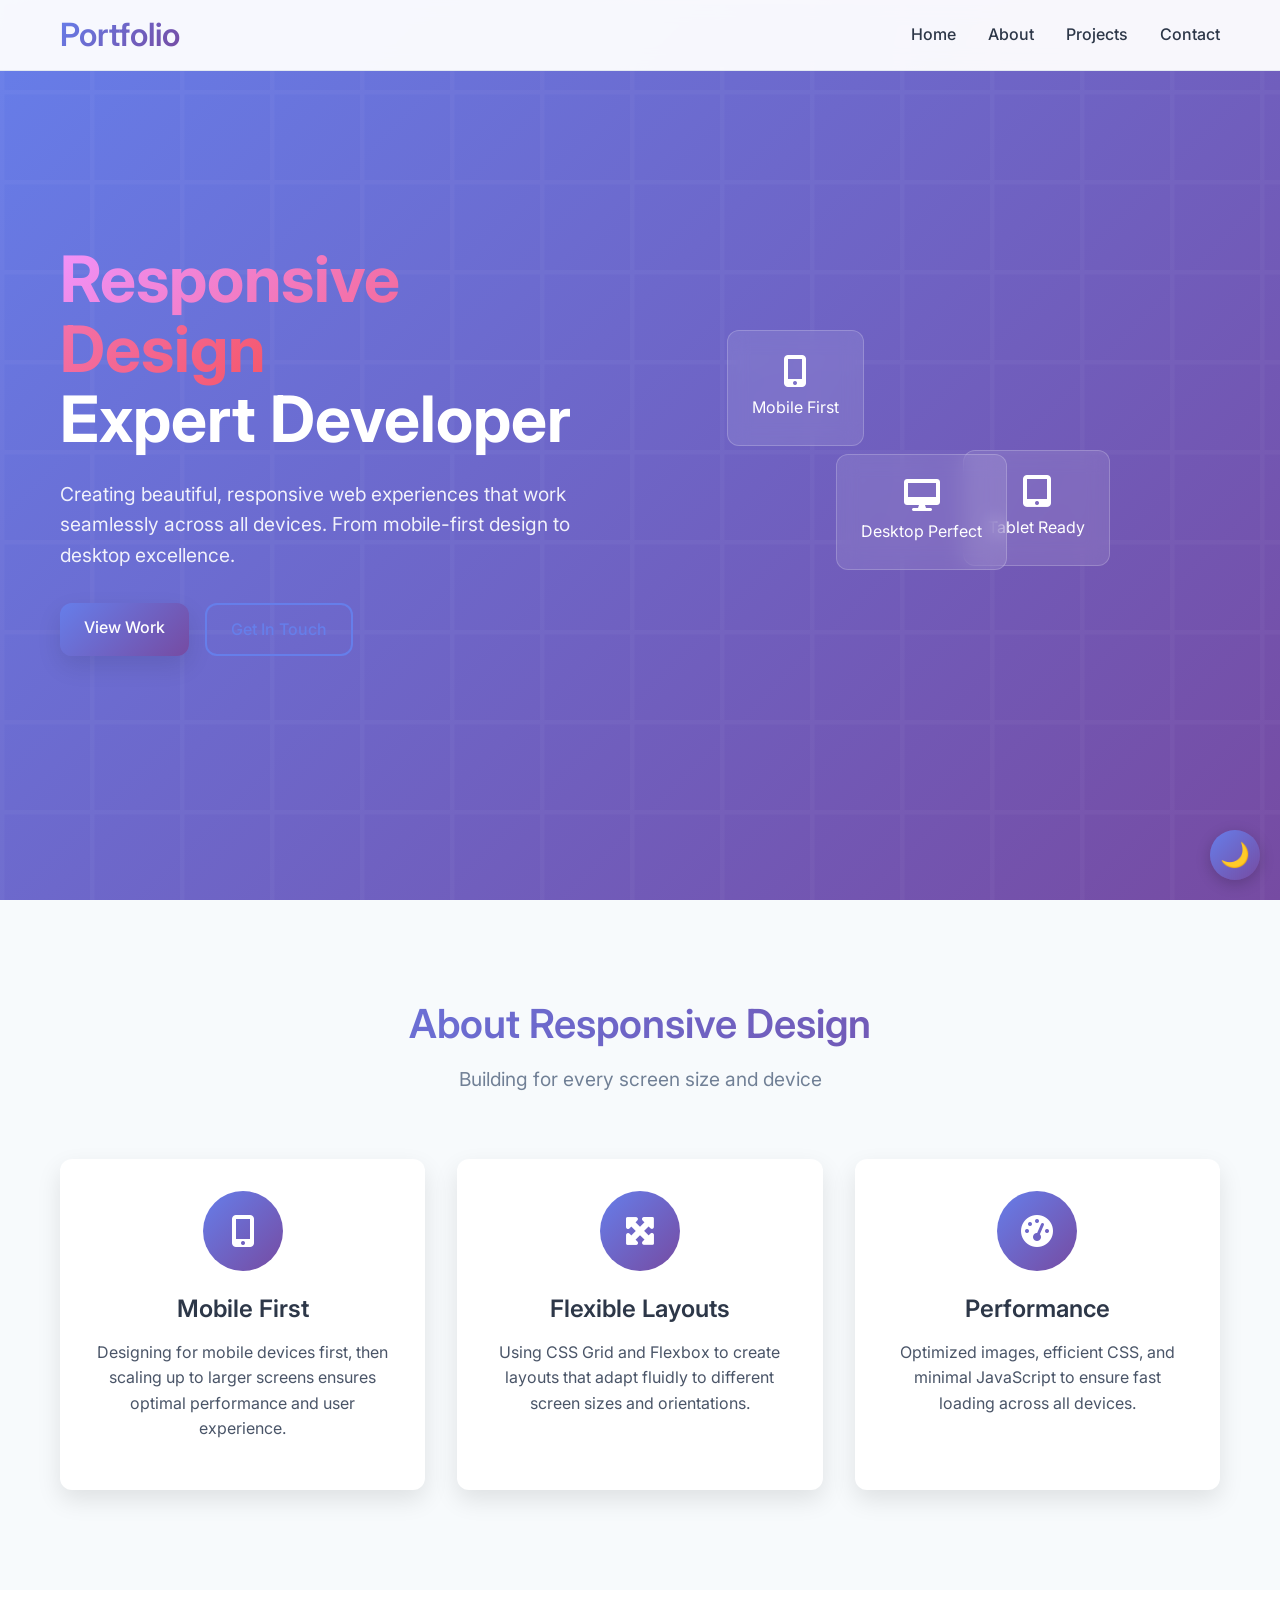
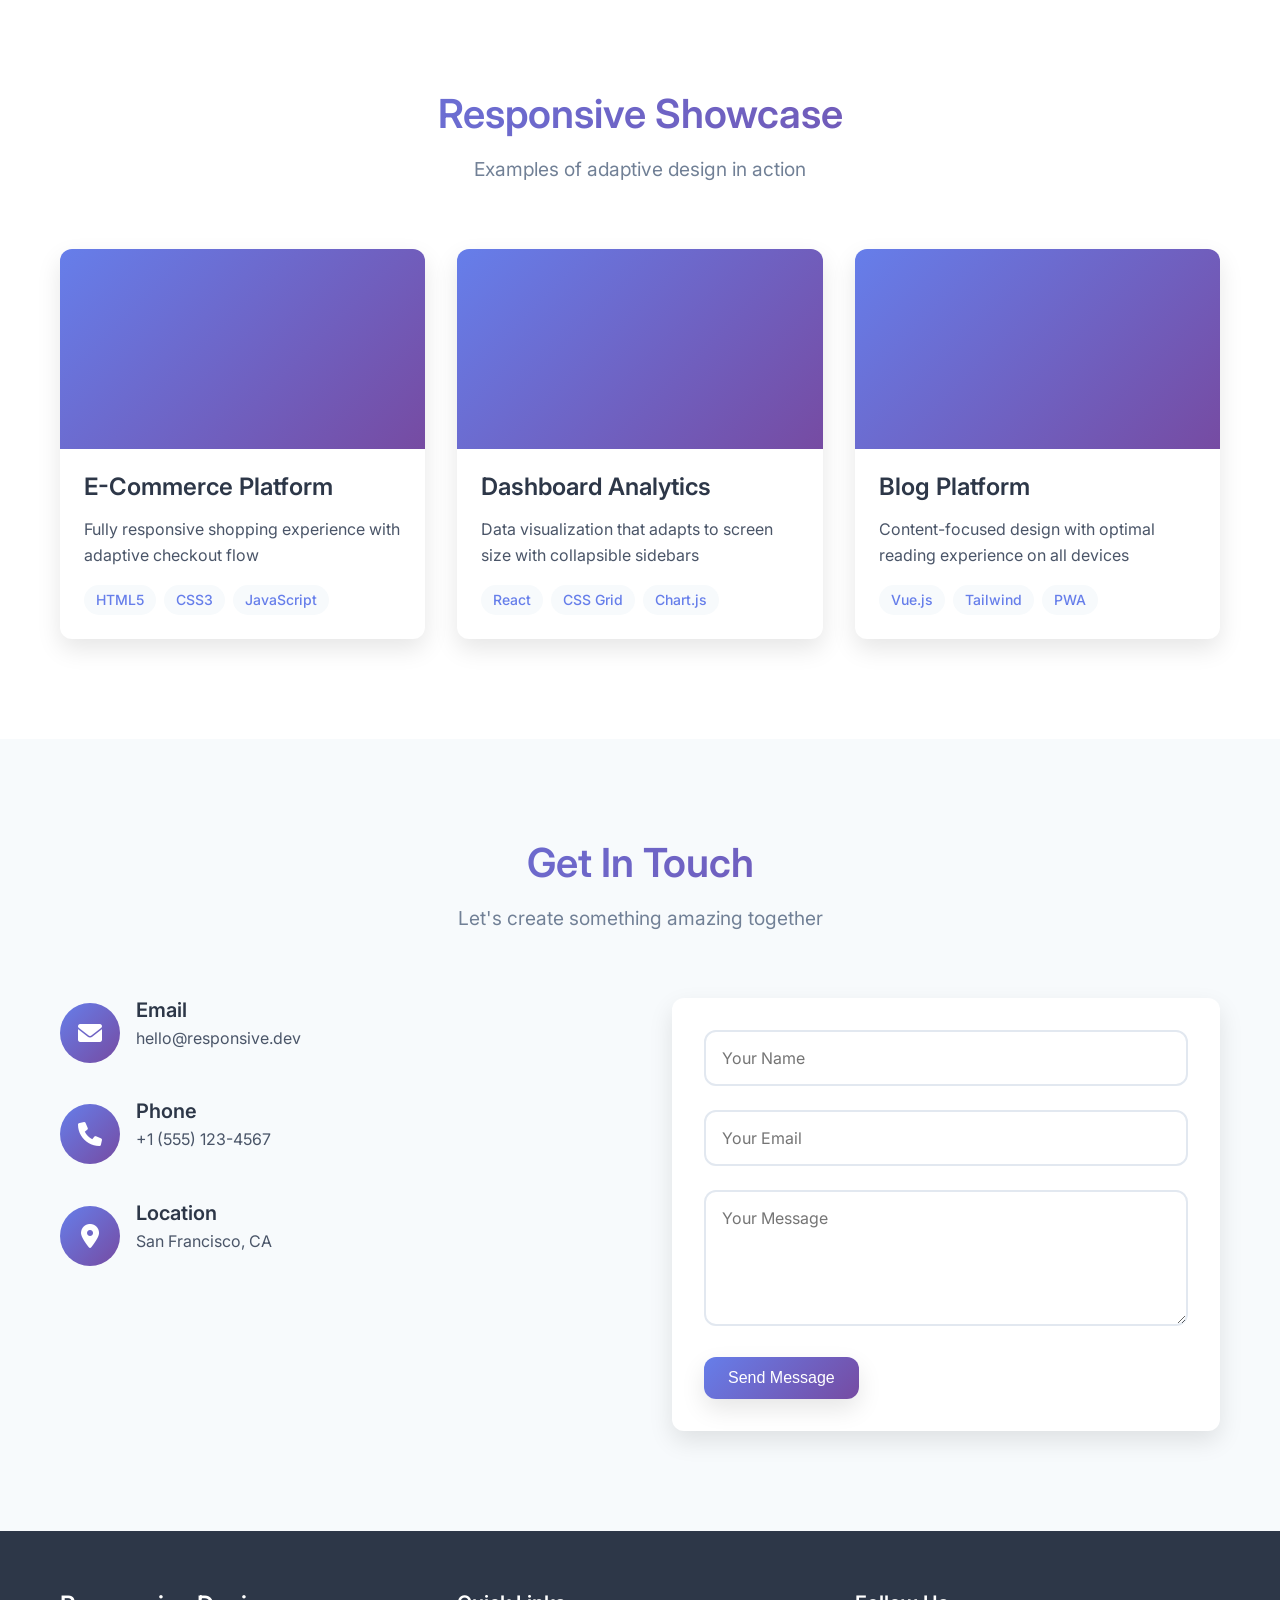
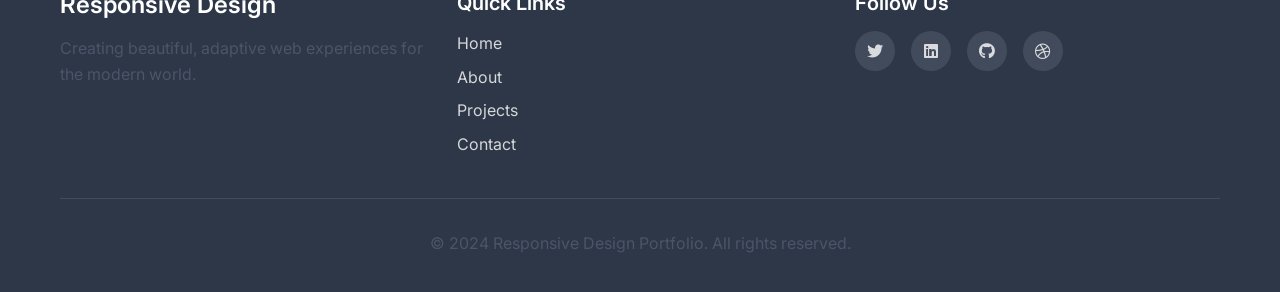
<file: index.html>
<!DOCTYPE html>
<html lang="en">
<head>
    <meta charset="UTF-8">
    <meta name="viewport" content="width=device-width, initial-scale=1.0">
    <title>Responsive Portfolio - Modern Design</title>
    <link rel="stylesheet" href="styles.css">
    <link href="https://fonts.googleapis.com/css2?family=Inter:wght@300;400;500;600;700&display=swap" rel="stylesheet">
    <link rel="stylesheet" href="https://cdnjs.cloudflare.com/ajax/libs/font-awesome/6.0.0/css/all.min.css">
</head>
<body>
    <!-- Navigation -->
    <nav class="navbar" id="navbar">
        <div class="nav-container">
            <div class="nav-logo">
                <h2>Portfolio</h2>
            </div>
            <ul class="nav-menu" id="nav-menu">
                <li class="nav-item">
                    <a href="#home" class="nav-link">Home</a>
                </li>
                <li class="nav-item">
                    <a href="#about" class="nav-link">About</a>
                </li>
                <li class="nav-item">
                    <a href="#projects" class="nav-link">Projects</a>
                </li>
                <li class="nav-item">
                    <a href="#contact" class="nav-link">Contact</a>
                </li>
            </ul>
            <div class="nav-toggle" id="mobile-menu">
                <span class="bar"></span>
                <span class="bar"></span>
                <span class="bar"></span>
            </div>
        </div>
    </nav>

    <!-- Hero Section -->
    <section id="home" class="hero">
        <div class="hero-container">
            <div class="hero-content">
                <h1 class="hero-title">
                    <span class="gradient-text">Responsive Design</span>
                    <br>Expert Developer
                </h1>
                <p class="hero-description">
                    Creating beautiful, responsive web experiences that work seamlessly across all devices. 
                    From mobile-first design to desktop excellence.
                </p>
                <div class="hero-buttons">
                    <a href="#projects" class="btn btn-primary">View Work</a>
                    <a href="#contact" class="btn btn-secondary">Get In Touch</a>
                </div>
            </div>
            <div class="hero-image">
                <div class="floating-card card-1">
                    <i class="fas fa-mobile-alt"></i>
                    <span>Mobile First</span>
                </div>
                <div class="floating-card card-2">
                    <i class="fas fa-tablet-alt"></i>
                    <span>Tablet Ready</span>
                </div>
                <div class="floating-card card-3">
                    <i class="fas fa-desktop"></i>
                    <span>Desktop Perfect</span>
                </div>
            </div>
        </div>
    </section>

    <!-- About Section -->
    <section id="about" class="about">
        <div class="container">
            <div class="section-header">
                <h2 class="section-title">About Responsive Design</h2>
                <p class="section-subtitle">Building for every screen size and device</p>
            </div>
            <div class="about-grid">
                <div class="about-card">
                    <div class="card-icon">
                        <i class="fas fa-mobile-alt"></i>
                    </div>
                    <h3>Mobile First</h3>
                    <p>Designing for mobile devices first, then scaling up to larger screens ensures optimal performance and user experience.</p>
                </div>
                <div class="about-card">
                    <div class="card-icon">
                        <i class="fas fa-expand-arrows-alt"></i>
                    </div>
                    <h3>Flexible Layouts</h3>
                    <p>Using CSS Grid and Flexbox to create layouts that adapt fluidly to different screen sizes and orientations.</p>
                </div>
                <div class="about-card">
                    <div class="card-icon">
                        <i class="fas fa-tachometer-alt"></i>
                    </div>
                    <h3>Performance</h3>
                    <p>Optimized images, efficient CSS, and minimal JavaScript to ensure fast loading across all devices.</p>
                </div>
            </div>
        </div>
    </section>

    <!-- Projects Section -->
    <section id="projects" class="projects">
        <div class="container">
            <div class="section-header">
                <h2 class="section-title">Responsive Showcase</h2>
                <p class="section-subtitle">Examples of adaptive design in action</p>
            </div>
            <div class="projects-grid">
                <div class="project-card">
                    <div class="project-image">
                        <div class="project-overlay">
                            <div class="project-links">
                                <a href="#" class="project-link"><i class="fas fa-external-link-alt"></i></a>
                                <a href="#" class="project-link"><i class="fab fa-github"></i></a>
                            </div>
                        </div>
                    </div>
                    <div class="project-content">
                        <h3>E-Commerce Platform</h3>
                        <p>Fully responsive shopping experience with adaptive checkout flow</p>
                        <div class="project-tech">
                            <span>HTML5</span>
                            <span>CSS3</span>
                            <span>JavaScript</span>
                        </div>
                    </div>
                </div>
                <div class="project-card">
                    <div class="project-image">
                        <div class="project-overlay">
                            <div class="project-links">
                                <a href="#" class="project-link"><i class="fas fa-external-link-alt"></i></a>
                                <a href="#" class="project-link"><i class="fab fa-github"></i></a>
                            </div>
                        </div>
                    </div>
                    <div class="project-content">
                        <h3>Dashboard Analytics</h3>
                        <p>Data visualization that adapts to screen size with collapsible sidebars</p>
                        <div class="project-tech">
                            <span>React</span>
                            <span>CSS Grid</span>
                            <span>Chart.js</span>
                        </div>
                    </div>
                </div>
                <div class="project-card">
                    <div class="project-image">
                        <div class="project-overlay">
                            <div class="project-links">
                                <a href="#" class="project-link"><i class="fas fa-external-link-alt"></i></a>
                                <a href="#" class="project-link"><i class="fab fa-github"></i></a>
                            </div>
                        </div>
                    </div>
                    <div class="project-content">
                        <h3>Blog Platform</h3>
                        <p>Content-focused design with optimal reading experience on all devices</p>
                        <div class="project-tech">
                            <span>Vue.js</span>
                            <span>Tailwind</span>
                            <span>PWA</span>
                        </div>
                    </div>
                </div>
            </div>
        </div>
    </section>

    <!-- Contact Section -->
    <section id="contact" class="contact">
        <div class="container">
            <div class="section-header">
                <h2 class="section-title">Get In Touch</h2>
                <p class="section-subtitle">Let's create something amazing together</p>
            </div>
            <div class="contact-content">
                <div class="contact-info">
                    <div class="contact-item">
                        <div class="contact-icon">
                            <i class="fas fa-envelope"></i>
                        </div>
                        <div class="contact-details">
                            <h4>Email</h4>
                            <p>hello@responsive.dev</p>
                        </div>
                    </div>
                    <div class="contact-item">
                        <div class="contact-icon">
                            <i class="fas fa-phone"></i>
                        </div>
                        <div class="contact-details">
                            <h4>Phone</h4>
                            <p>+1 (555) 123-4567</p>
                        </div>
                    </div>
                    <div class="contact-item">
                        <div class="contact-icon">
                            <i class="fas fa-map-marker-alt"></i>
                        </div>
                        <div class="contact-details">
                            <h4>Location</h4>
                            <p>San Francisco, CA</p>
                        </div>
                    </div>
                </div>
                <form class="contact-form" id="contact-form">
                    <div class="form-group">
                        <input type="text" id="name" name="name" placeholder="Your Name" required>
                    </div>
                    <div class="form-group">
                        <input type="email" id="email" name="email" placeholder="Your Email" required>
                    </div>
                    <div class="form-group">
                        <textarea id="message" name="message" placeholder="Your Message" rows="5" required></textarea>
                    </div>
                    <button type="submit" class="btn btn-primary">Send Message</button>
                </form>
            </div>
        </div>
    </section>

    <!-- Footer -->
    <footer class="footer">
        <div class="container">
            <div class="footer-content">
                <div class="footer-section">
                    <h3>Responsive Design</h3>
                    <p>Creating beautiful, adaptive web experiences for the modern world.</p>
                </div>
                <div class="footer-section">
                    <h4>Quick Links</h4>
                    <ul>
                        <li><a href="#home">Home</a></li>
                        <li><a href="#about">About</a></li>
                        <li><a href="#projects">Projects</a></li>
                        <li><a href="#contact">Contact</a></li>
                    </ul>
                </div>
                <div class="footer-section">
                    <h4>Follow Us</h4>
                    <div class="social-links">
                        <a href="#"><i class="fab fa-twitter"></i></a>
                        <a href="#"><i class="fab fa-linkedin"></i></a>
                        <a href="#"><i class="fab fa-github"></i></a>
                        <a href="#"><i class="fab fa-dribbble"></i></a>
                    </div>
                </div>
            </div>
            <div class="footer-bottom">
                <p>&copy; 2024 Responsive Design Portfolio. All rights reserved.</p>
            </div>
        </div>
    </footer>

    <script src="script.js"></script>
</body>
</html>
</file>
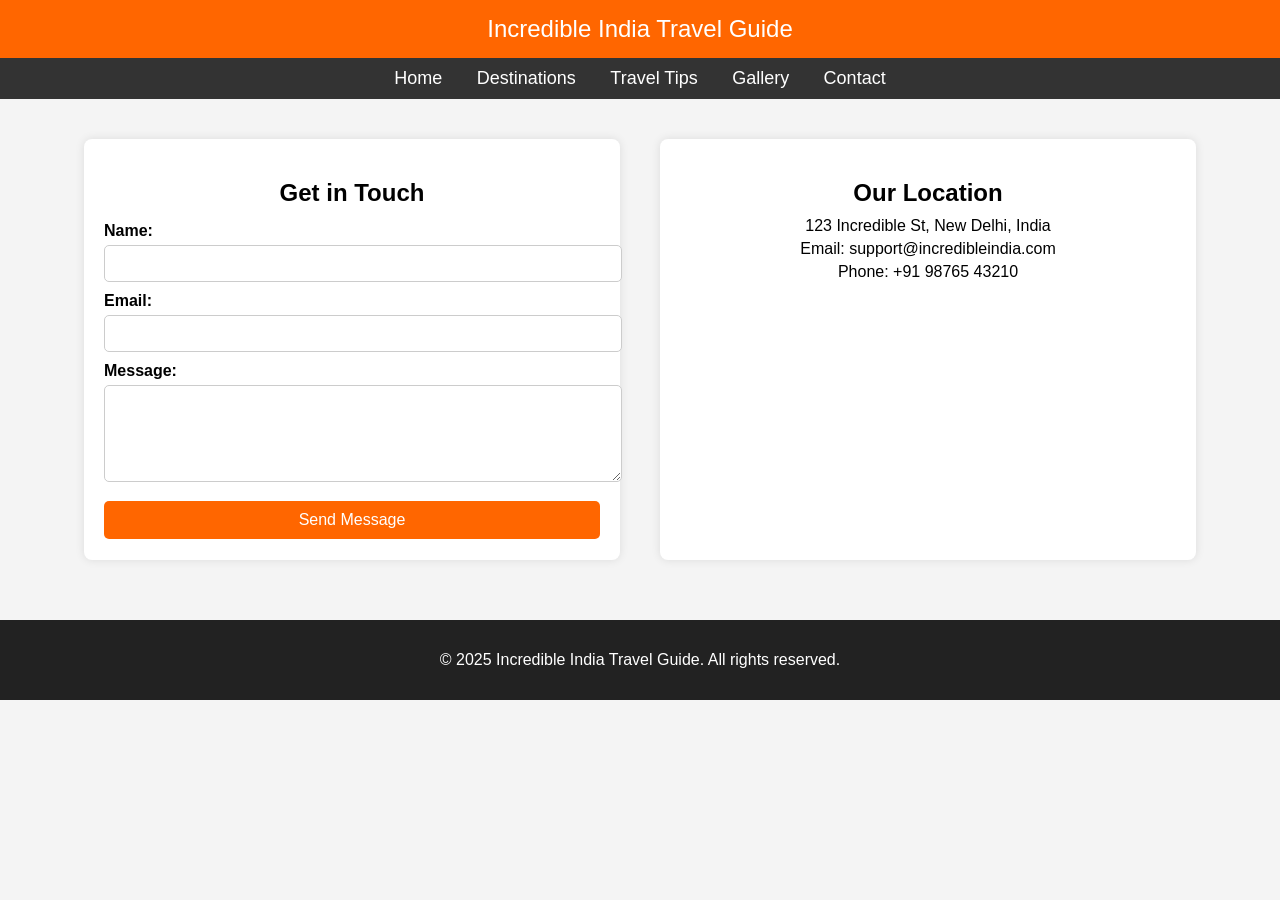
<file: Incredible india travel guide/contact.html>
<!DOCTYPE html>
<html lang="en">
<head>
    <meta charset="UTF-8">
    <meta name="viewport" content="width=device-width, initial-scale=1.0">
    <title>Contact Us - Incredible India</title>
    <link rel="stylesheet" href="contact.css">
</head>
<body>
    <b></b><header>Incredible India Travel Guide</header>
    <nav>
        <a href="travel.html">Home</a>
        <a href="destination.html">Destinations</a>
        <a href="travel-tips.html">Travel Tips</a>
        <a href="gallery.html">Gallery</a>
        <a href="contact.html">Contact</a>
    </nav>

    <section class="contact-container">
        <div class="contact-form">
            <h2>Get in Touch</h2>
            <form action="#" method="POST">
                <label for="name">Name:</label>
                <input type="text" id="name" name="name" required>

                <label for="email">Email:</label>
                <input type="email" id="email" name="email" required>

                <label for="message">Message:</label>
                <textarea id="message" name="message" rows="5" required></textarea>

                <button type="submit">Send Message</button>
            </form>
        </div>

        <div class="contact-info">
            <h2>Our Location</h2>
            <p>123 Incredible St, New Delhi, India</p>
            <p>Email: support@incredibleindia.com</p>
            <p>Phone: +91 98765 43210</p>
            
            
            <iframe 
                src="https://www.google.com/maps/embed?pb=!1m18!1m12!1m3!1d224345.8393740708!2d77.06889916076537!3d28.52758200358802!2m3!1f0!2f0!3f0!3m2!1i1024!2i768!4f13.1!3m3!1m2!1s0x390d04b000000001%3A0x46255c64a2e5b94b!2sNew%20Delhi!5e0!3m2!1sen!2sin!4v1711800000000" 
                width="100%" height="250" style="border:0;" allowfullscreen="" loading="lazy">
            </iframe>
        </div>
    </section>

    <footer>
        <p>&copy; 2025 Incredible India Travel Guide. All rights reserved.</p>
    </footer>

</body>
</html>
</file>
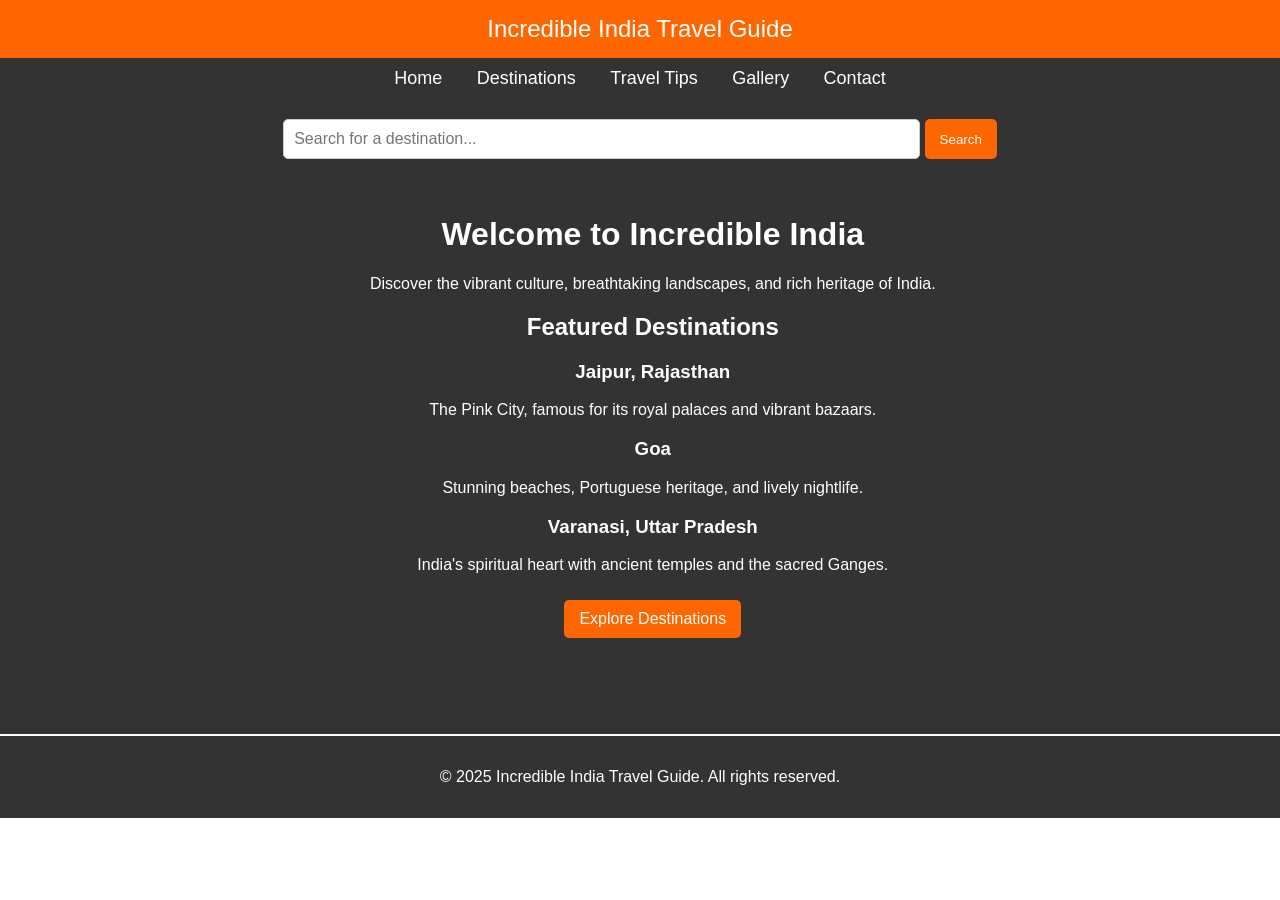
<file: Incredible india travel guide/travel.html>
<!DOCTYPE html>
<html>
<head>
    <title>Incredible India Travel Guide</title>
    <link rel="stylesheet" type="text/css" href="travel.css">
</head>
<body>
    <b></b><header>Incredible India Travel Guide</header>
    <nav>
        <a href="travel.html">Home</a>
        <a href="destination.html">Destinations</a>
        <a href="travel-tips.html">Travel Tips</a>
        <a href="gallery.html">Gallery</a>
        <a href="contact.html">Contact</a>
    </nav>
    <div class="search-bar">
        <input type="text" placeholder="Search for a destination...">
        <button>Search</button>
    </div>
    <div class="container">
        <h1>Welcome to Incredible India</h1>
        <p>Discover the vibrant culture, breathtaking landscapes, and rich heritage of India.</p>
        <h2>Featured Destinations</h2>
        <h3>Jaipur, Rajasthan</h3>
        <p>The Pink City, famous for its royal palaces and vibrant bazaars.</p>
        <h3>Goa</h3>
        <p>Stunning beaches, Portuguese heritage, and lively nightlife.</p>
        <h3>Varanasi, Uttar Pradesh</h3>
        <p>India's spiritual heart with ancient temples and the sacred Ganges.</p>
        <a href="destinations.html" class="button">Explore Destinations</a>
    </div>
    <footer>
        &copy; 2025 Incredible India Travel Guide. All rights reserved.
    </footer>
</body>
</html>
</file>
<file: styles.css>
/* Reset and Base Styles */
* {
    margin: 0;
    padding: 0;
    box-sizing: border-box;
}

:root {
    --primary-color: #667eea;
    --secondary-color: #764ba2;
    --accent-color: #f093fb;
    --text-primary: #2d3748;
    --text-secondary: #4a5568;
    --text-light: #718096;
    --background: #ffffff;
    --background-light: #f7fafc;
    --border-color: #e2e8f0;
    --shadow: 0 10px 25px rgba(0, 0, 0, 0.1);
    --shadow-hover: 0 20px 40px rgba(0, 0, 0, 0.15);
    --border-radius: 12px;
    --transition: all 0.3s cubic-bezier(0.4, 0, 0.2, 1);
}

body {
    font-family: 'Inter', -apple-system, BlinkMacSystemFont, 'Segoe UI', Roboto, sans-serif;
    line-height: 1.6;
    color: var(--text-primary);
    background-color: var(--background);
    scroll-behavior: smooth;
}

.container {
    max-width: 1200px;
    margin: 0 auto;
    padding: 0 20px;
}

/* Typography */
h1, h2, h3, h4, h5, h6 {
    font-weight: 600;
    line-height: 1.2;
    margin-bottom: 1rem;
}

h1 { font-size: 2.5rem; }
h2 { font-size: 2rem; }
h3 { font-size: 1.5rem; }
h4 { font-size: 1.25rem; }

p {
    margin-bottom: 1rem;
    color: var(--text-secondary);
}

/* Buttons */
.btn {
    display: inline-block;
    padding: 12px 24px;
    border-radius: var(--border-radius);
    text-decoration: none;
    font-weight: 500;
    transition: var(--transition);
    border: none;
    cursor: pointer;
    font-size: 1rem;
}

.btn-primary {
    background: linear-gradient(135deg, var(--primary-color), var(--secondary-color));
    color: white;
    box-shadow: var(--shadow);
}

.btn-primary:hover {
    transform: translateY(-2px);
    box-shadow: var(--shadow-hover);
}

.btn-secondary {
    background: transparent;
    color: var(--primary-color);
    border: 2px solid var(--primary-color);
}

.btn-secondary:hover {
    background: var(--primary-color);
    color: white;
    transform: translateY(-2px);
}

/* Navigation */
.navbar {
    position: fixed;
    top: 0;
    width: 100%;
    background: rgba(255, 255, 255, 0.95);
    backdrop-filter: blur(10px);
    border-bottom: 1px solid var(--border-color);
    z-index: 1000;
    transition: var(--transition);
}

.nav-container {
    max-width: 1200px;
    margin: 0 auto;
    padding: 0 20px;
    display: flex;
    justify-content: space-between;
    align-items: center;
    height: 70px;
}

.nav-logo h2 {
    background: linear-gradient(135deg, var(--primary-color), var(--secondary-color));
    -webkit-background-clip: text;
    -webkit-text-fill-color: transparent;
    background-clip: text;
    margin: 0;
}

.nav-menu {
    display: flex;
    list-style: none;
    gap: 2rem;
}

.nav-link {
    text-decoration: none;
    color: var(--text-primary);
    font-weight: 500;
    transition: var(--transition);
    position: relative;
}

.nav-link:hover {
    color: var(--primary-color);
}

.nav-link::after {
    content: '';
    position: absolute;
    width: 0;
    height: 2px;
    bottom: -5px;
    left: 0;
    background: linear-gradient(135deg, var(--primary-color), var(--secondary-color));
    transition: var(--transition);
}

.nav-link:hover::after {
    width: 100%;
}

.nav-toggle {
    display: none;
    flex-direction: column;
    cursor: pointer;
}

.bar {
    width: 25px;
    height: 3px;
    background: var(--text-primary);
    margin: 3px 0;
    transition: var(--transition);
    border-radius: 2px;
}

/* Hero Section */
.hero {
    min-height: 100vh;
    display: flex;
    align-items: center;
    background: linear-gradient(135deg, #667eea 0%, #764ba2 100%);
    position: relative;
    overflow: hidden;
}

.hero::before {
    content: '';
    position: absolute;
    top: 0;
    left: 0;
    right: 0;
    bottom: 0;
    background: url('data:image/svg+xml,<svg xmlns="http://www.w3.org/2000/svg" viewBox="0 0 100 100"><defs><pattern id="grid" width="10" height="10" patternUnits="userSpaceOnUse"><path d="M 10 0 L 0 0 0 10" fill="none" stroke="rgba(255,255,255,0.1)" stroke-width="1"/></pattern></defs><rect width="100" height="100" fill="url(%23grid)"/></svg>');
    opacity: 0.3;
}

.hero-container {
    max-width: 1200px;
    margin: 0 auto;
    padding: 0 20px;
    display: grid;
    grid-template-columns: 1fr 1fr;
    gap: 4rem;
    align-items: center;
    position: relative;
    z-index: 1;
}

.hero-content {
    color: white;
}

.hero-title {
    font-size: 3.5rem;
    font-weight: 700;
    margin-bottom: 1.5rem;
    line-height: 1.1;
}

.gradient-text {
    background: linear-gradient(135deg, #f093fb, #f5576c);
    -webkit-background-clip: text;
    -webkit-text-fill-color: transparent;
    background-clip: text;
}

.hero-description {
    font-size: 1.2rem;
    margin-bottom: 2rem;
    color: rgba(255, 255, 255, 0.9);
}

.hero-buttons {
    display: flex;
    gap: 1rem;
    flex-wrap: wrap;
}

.hero-image {
    position: relative;
    height: 400px;
}

.floating-card {
    position: absolute;
    background: rgba(255, 255, 255, 0.1);
    backdrop-filter: blur(10px);
    border: 1px solid rgba(255, 255, 255, 0.2);
    border-radius: var(--border-radius);
    padding: 1.5rem;
    color: white;
    text-align: center;
    animation: float 6s ease-in-out infinite;
}

.floating-card i {
    font-size: 2rem;
    margin-bottom: 0.5rem;
    display: block;
}

.card-1 {
    top: 20%;
    left: 10%;
    animation-delay: 0s;
}

.card-2 {
    top: 50%;
    right: 20%;
    animation-delay: 2s;
}

.card-3 {
    bottom: 20%;
    left: 30%;
    animation-delay: 4s;
}

@keyframes float {
    0%, 100% { transform: translateY(0px); }
    50% { transform: translateY(-20px); }
}

/* Section Styles */
.section-header {
    text-align: center;
    margin-bottom: 4rem;
}

.section-title {
    font-size: 2.5rem;
    margin-bottom: 1rem;
    background: linear-gradient(135deg, var(--primary-color), var(--secondary-color));
    -webkit-background-clip: text;
    -webkit-text-fill-color: transparent;
    background-clip: text;
}

.section-subtitle {
    font-size: 1.2rem;
    color: var(--text-light);
}

/* About Section */
.about {
    padding: 100px 0;
    background: var(--background-light);
}

.about-grid {
    display: grid;
    grid-template-columns: repeat(auto-fit, minmax(300px, 1fr));
    gap: 2rem;
}

.about-card {
    background: white;
    padding: 2rem;
    border-radius: var(--border-radius);
    text-align: center;
    box-shadow: var(--shadow);
    transition: var(--transition);
}

.about-card:hover {
    transform: translateY(-10px);
    box-shadow: var(--shadow-hover);
}

.card-icon {
    width: 80px;
    height: 80px;
    background: linear-gradient(135deg, var(--primary-color), var(--secondary-color));
    border-radius: 50%;
    display: flex;
    align-items: center;
    justify-content: center;
    margin: 0 auto 1.5rem;
    color: white;
    font-size: 2rem;
}

/* Projects Section */
.projects {
    padding: 100px 0;
}

.projects-grid {
    display: grid;
    grid-template-columns: repeat(auto-fit, minmax(350px, 1fr));
    gap: 2rem;
}

.project-card {
    background: white;
    border-radius: var(--border-radius);
    overflow: hidden;
    box-shadow: var(--shadow);
    transition: var(--transition);
}

.project-card:hover {
    transform: translateY(-10px);
    box-shadow: var(--shadow-hover);
}

.project-image {
    height: 200px;
    background: linear-gradient(135deg, var(--primary-color), var(--secondary-color));
    position: relative;
    overflow: hidden;
}

.project-overlay {
    position: absolute;
    top: 0;
    left: 0;
    right: 0;
    bottom: 0;
    background: rgba(0, 0, 0, 0.7);
    display: flex;
    align-items: center;
    justify-content: center;
    opacity: 0;
    transition: var(--transition);
}

.project-card:hover .project-overlay {
    opacity: 1;
}

.project-links {
    display: flex;
    gap: 1rem;
}

.project-link {
    width: 50px;
    height: 50px;
    background: white;
    color: var(--primary-color);
    border-radius: 50%;
    display: flex;
    align-items: center;
    justify-content: center;
    text-decoration: none;
    transition: var(--transition);
}

.project-link:hover {
    transform: scale(1.1);
}

.project-content {
    padding: 1.5rem;
}

.project-tech {
    display: flex;
    gap: 0.5rem;
    flex-wrap: wrap;
    margin-top: 1rem;
}

.project-tech span {
    background: var(--background-light);
    color: var(--primary-color);
    padding: 0.25rem 0.75rem;
    border-radius: 20px;
    font-size: 0.875rem;
    font-weight: 500;
}

/* Contact Section */
.contact {
    padding: 100px 0;
    background: var(--background-light);
}

.contact-content {
    display: grid;
    grid-template-columns: 1fr 1fr;
    gap: 4rem;
    align-items: start;
}

.contact-item {
    display: flex;
    align-items: center;
    gap: 1rem;
    margin-bottom: 2rem;
}

.contact-icon {
    width: 60px;
    height: 60px;
    background: linear-gradient(135deg, var(--primary-color), var(--secondary-color));
    border-radius: 50%;
    display: flex;
    align-items: center;
    justify-content: center;
    color: white;
    font-size: 1.5rem;
}

.contact-details h4 {
    margin-bottom: 0.25rem;
}

.contact-form {
    background: white;
    padding: 2rem;
    border-radius: var(--border-radius);
    box-shadow: var(--shadow);
}

.form-group {
    margin-bottom: 1.5rem;
}

.form-group input,
.form-group textarea {
    width: 100%;
    padding: 1rem;
    border: 2px solid var(--border-color);
    border-radius: var(--border-radius);
    font-family: inherit;
    font-size: 1rem;
    transition: var(--transition);
}

.form-group input:focus,
.form-group textarea:focus {
    outline: none;
    border-color: var(--primary-color);
}

/* Footer */
.footer {
    background: var(--text-primary);
    color: white;
    padding: 60px 0 20px;
}

.footer-content {
    display: grid;
    grid-template-columns: repeat(auto-fit, minmax(250px, 1fr));
    gap: 2rem;
    margin-bottom: 2rem;
}

.footer-section h3,
.footer-section h4 {
    margin-bottom: 1rem;
}

.footer-section ul {
    list-style: none;
}

.footer-section ul li {
    margin-bottom: 0.5rem;
}

.footer-section a {
    color: rgba(255, 255, 255, 0.8);
    text-decoration: none;
    transition: var(--transition);
}

.footer-section a:hover {
    color: white;
}

.social-links {
    display: flex;
    gap: 1rem;
}

.social-links a {
    width: 40px;
    height: 40px;
    background: rgba(255, 255, 255, 0.1);
    border-radius: 50%;
    display: flex;
    align-items: center;
    justify-content: center;
    transition: var(--transition);
}

.social-links a:hover {
    background: var(--primary-color);
}

.footer-bottom {
    border-top: 1px solid rgba(255, 255, 255, 0.1);
    padding-top: 2rem;
    text-align: center;
    color: rgba(255, 255, 255, 0.6);
}

/* Responsive Design - Mobile First Approach */

/* Mobile Devices (up to 768px) */
@media (max-width: 768px) {
    .nav-menu {
        position: fixed;
        left: -100%;
        top: 70px;
        flex-direction: column;
        background-color: white;
        width: 100%;
        text-align: center;
        transition: var(--transition);
        box-shadow: var(--shadow);
        padding: 2rem 0;
    }

    .nav-menu.active {
        left: 0;
    }

    .nav-menu li {
        margin: 1rem 0;
    }

    .nav-toggle {
        display: flex;
    }

    .nav-toggle.active .bar:nth-child(2) {
        opacity: 0;
    }

    .nav-toggle.active .bar:nth-child(1) {
        transform: translateY(8px) rotate(45deg);
    }

    .nav-toggle.active .bar:nth-child(3) {
        transform: translateY(-8px) rotate(-45deg);
    }

    .hero-container {
        grid-template-columns: 1fr;
        text-align: center;
        gap: 2rem;
    }

    .hero-title {
        font-size: 2.5rem;
    }

    .hero-buttons {
        justify-content: center;
    }

    .hero-image {
        height: 300px;
        order: -1;
    }

    .floating-card {
        padding: 1rem;
    }

    .card-1 {
        top: 10%;
        left: 5%;
    }

    .card-2 {
        top: 40%;
        right: 5%;
    }

    .card-3 {
        bottom: 10%;
        left: 20%;
    }

    .about-grid {
        grid-template-columns: 1fr;
    }

    .projects-grid {
        grid-template-columns: 1fr;
    }

    .contact-content {
        grid-template-columns: 1fr;
        gap: 2rem;
    }

    .footer-content {
        grid-template-columns: 1fr;
        text-align: center;
    }

    .section-title {
        font-size: 2rem;
    }

    h1 { font-size: 2rem; }
    h2 { font-size: 1.75rem; }
    h3 { font-size: 1.25rem; }
}

/* Tablet Devices (768px to 1024px) */
@media (min-width: 768px) and (max-width: 1024px) {
    .hero-title {
        font-size: 3rem;
    }

    .about-grid {
        grid-template-columns: repeat(2, 1fr);
    }

    .projects-grid {
        grid-template-columns: repeat(2, 1fr);
    }

    .contact-content {
        gap: 3rem;
    }
}

/* Large Tablets and Small Desktops (1024px to 1200px) */
@media (min-width: 1024px) and (max-width: 1200px) {
    .container {
        padding: 0 40px;
    }

    .hero-container {
        gap: 3rem;
    }

    .about-grid {
        grid-template-columns: repeat(3, 1fr);
    }

    .projects-grid {
        grid-template-columns: repeat(2, 1fr);
    }
}

/* Large Desktops (1200px and up) */
@media (min-width: 1200px) {
    .hero-title {
        font-size: 4rem;
    }

    .projects-grid {
        grid-template-columns: repeat(3, 1fr);
    }
}

/* Ultra-wide screens (1600px and up) */
@media (min-width: 1600px) {
    .container {
        max-width: 1400px;
    }

    .hero-title {
        font-size: 4.5rem;
    }
}

/* Landscape orientation for mobile devices */
@media (max-width: 768px) and (orientation: landscape) {
    .hero {
        min-height: auto;
        padding: 80px 0;
    }

    .hero-image {
        height: 200px;
    }

    .floating-card {
        padding: 0.75rem;
        font-size: 0.875rem;
    }
}

/* High DPI displays */
@media (-webkit-min-device-pixel-ratio: 2), (min-resolution: 192dpi) {
    .hero::before {
        background-size: 50px 50px;
    }
}

/* Print styles */
@media print {
    .navbar,
    .hero-buttons,
    .project-overlay,
    .contact-form,
    .footer {
        display: none;
    }

    .hero {
        background: white;
        color: black;
        min-height: auto;
        padding: 2rem 0;
    }

    .hero-content {
        color: black;
    }
}

/* Reduced motion for accessibility */
@media (prefers-reduced-motion: reduce) {
    * {
        animation-duration: 0.01ms !important;
        animation-iteration-count: 1 !important;
        transition-duration: 0.01ms !important;
    }

    .floating-card {
        animation: none;
    }
}

/* Dark mode support */
@media (prefers-color-scheme: dark) {
    :root {
        --text-primary: #f7fafc;
        --text-secondary: #e2e8f0;
        --text-light: #a0aec0;
        --background: #1a202c;
        --background-light: #2d3748;
        --border-color: #4a5568;
    }

    .navbar {
        background: rgba(26, 32, 44, 0.95);
    }

    .about-card,
    .contact-form,
    .project-card {
        background: var(--background-light);
        color: var(--text-primary);
    }

    .form-group input,
    .form-group textarea {
        background: var(--background);
        color: var(--text-primary);
        border-color: var(--border-color);
    }
}
</file>
<file: Incredible india travel guide/contact.css>
body {
    font-family: Arial, sans-serif;
    margin: 0;
    padding: 0;
    background-color: #f4f4f4;
    text-align: center;
}


header {
    background: #333;
    color: white;
    padding: 15px;
    font-size: 24px;
}


.contact-container {
    display: flex;
    flex-wrap: wrap;
    justify-content: center;
    padding: 20px;
}


.contact-form {
    background: white;
    padding: 20px;
    border-radius: 8px;
    box-shadow: 0 0 10px rgba(0, 0, 0, 0.1);
    width: 40%;
    min-width: 300px;
    margin: 20px;
}

.contact-form h2 {
    margin-bottom: 15px;
}

.contact-form label {
    display: block;
    text-align: left;
    font-weight: bold;
    margin-top: 10px;
}

.contact-form input,
.contact-form textarea {
    width: 100%;
    padding: 10px;
    margin-top: 5px;
    border: 1px solid #ccc;
    border-radius: 5px;
}

.contact-form button {
    width: 100%;
    padding: 10px;
    margin-top: 15px;
    border: none;
    background: #ff6600;
    color: white;
    font-size: 16px;
    cursor: pointer;
    border-radius: 5px;
}

.contact-form button:hover {
    background: #cc5500;
}

.contact-info {
    background: white;
    padding: 20px;
    border-radius: 8px;
    box-shadow: 0 0 10px rgba(0, 0, 0, 0.1);
    width: 40%;
    min-width: 300px;
    margin: 20px;
}

.contact-info h2 {
    margin-bottom: 10px;
}

.contact-info p {
    font-size: 16px;
    margin: 5px 0;
}

footer {
    background: #222;
    color: white;
    text-align: center;
    padding: 15px;
    margin-top: 20px;
}
body {
    font-family: Arial, sans-serif;
    margin: 0;
    padding: 0;
    text-align: center;
}

header {
    background: #ff6600;
    color: white;
    padding: 15px;
    text-align: center;
    font-size: 24px;
}
nav {
    background: #333;
    padding: 10px 0;
}

nav a {
    color: white;
    margin: 0 15px;
    text-decoration: none;
    font-size: 18px;
}

nav a:hover {
    text-decoration: underline;
}
</file>
<file: Incredible india travel guide/travel.css>
body {
    font-family: Arial, sans-serif;
    margin: 0;
    padding: 0;
    text-align: center;
}

header {
    background: #ff6600;
    color: white;
    padding: 15px;
    text-align: center;
    font-size: 24px;
}

nav {
    background: #333;
    padding: 10px 0;
}

nav a {
    color: white;
    margin: 0 15px;
    text-decoration: none;
    font-size: 18px;
}

nav a:hover {
    text-decoration: underline;
}

.container {
    width: 87%;
    margin: auto;
    padding: 6em;
    color: white;
    background-color: #333;
    background-image: url(https://www.pixelstalk.net/wp-content/uploads/2016/08/Free-Download-Best-HD-Nature-Photos.jpg);
    background-blend-mode: overlay;
}
.search-bar {
    margin: 20px auto;
    width: 60%;
    display: flex;
    justify-content: center;
    position: absolute;
    left: 20%;
}

.search-bar input {
    width: 80%;
    padding: 10px;
    font-size: 16px;
    border: 1px solid #ccc;
    border-radius: 5px;
}

.search-bar button {
    padding: 10px 15px;
    background: #ff6600;
    color: white;
    border: none;
    cursor: pointer;
    border-radius: 5px;
    margin-left: 5px;
}

.search-bar button:hover {
    background: #cc5500;
}


img {
    width: 100%;
    max-width: 600px;
    height: auto;
    margin-top: 10px;
}

.button {
    display: inline-block;
    background: #ff6600;
    color: white;
    padding: 10px 15px;
    text-decoration: none;
    border-radius: 5px;
    margin-top: 10px;
}

.button:hover {
    background: #cc5500;
}

footer {
    background: #333;
    color: white;
    text-align: center;
    padding: 2em;
    margin-top: 2px;
}
</file>
